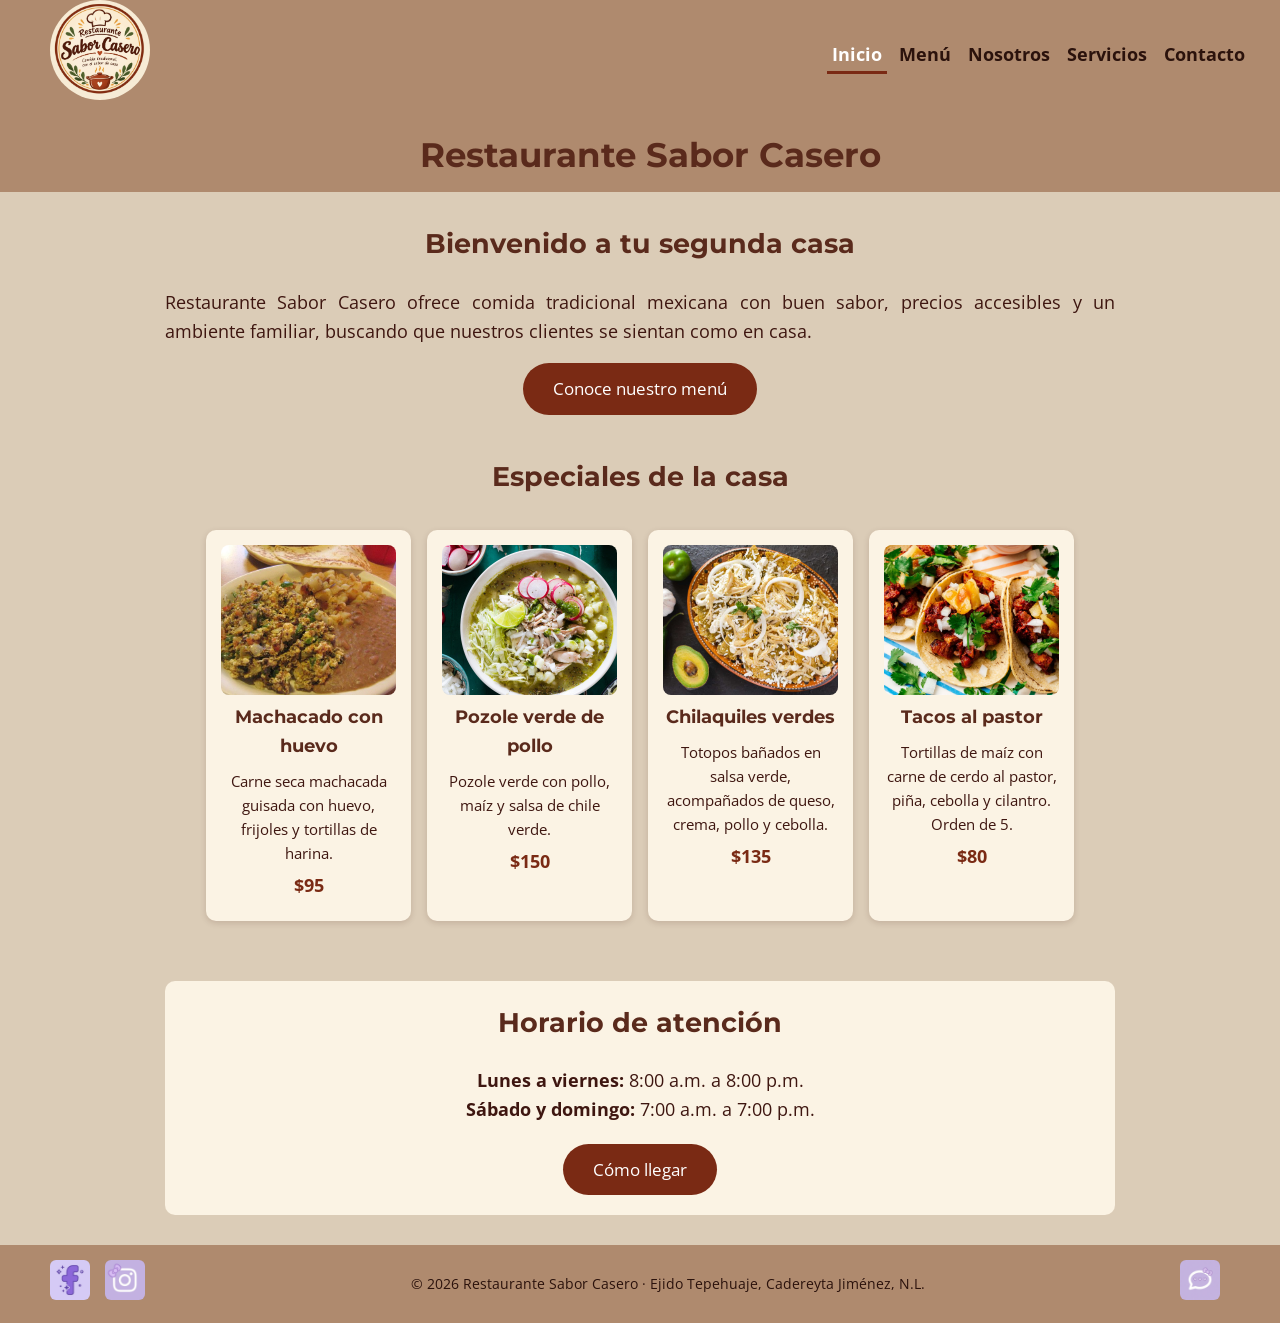
<file: index.html>
<!DOCTYPE html>
<html lang="es">
<head>
  <meta charset="UTF-8">
  <!-- Viewport: hace que la página use el ancho real del celular -->
  <meta name="viewport" content="width=device-width, initial-scale=1.0">
  <meta name="description" content="Restaurante Sabor Casero: comida tradicional mexicana con el sabor de casa en Cadereyta Jiménez, N.L.">
  <title>Inicio | Restaurante Sabor Casero</title>
  <!-- Letras de Google Fonts -->
  <link href="https://fonts.googleapis.com/css2?family=Montserrat:wght@500;600&family=Open+Sans:wght@400;600&display=swap" rel="stylesheet">
  <!-- Hoja de estilos externa -->
  <link rel="stylesheet" href="styles.css">
</head>
<body>

  <header>
    <div class="barra">
      <a href="index.html"><img id="logo" src="images/logo.jpeg" alt="Logo de Restaurante Sabor Casero"></a>
      <!-- Botón hamburguesa: en el celular abre y cierra el menú -->
      <button class="hamburguesa" id="boton-menu" aria-label="Abrir menú de navegación" aria-expanded="false" aria-controls="menu-principal">&#9776;</button>
      <nav id="menu-principal" aria-label="Menú principal">
        <ul>
          <li><a href="index.html" class="activo" aria-current="page">Inicio</a></li>
          <li><a href="menu.html">Menú</a></li>
          <li><a href="nosotros.html">Nosotros</a></li>
          <li><a href="servicios.html">Servicios</a></li>
          <li><a href="contacto.html">Contacto</a></li>
        </ul>
      </nav>
    </div>
    <h1>Restaurante Sabor Casero</h1>
  </header>

  <main>
    <section class="inicio">
      <h2>Bienvenido a tu segunda casa</h2>
      <p>
        Restaurante Sabor Casero ofrece comida tradicional mexicana con buen sabor, precios accesibles y un
        ambiente familiar, buscando que nuestros clientes se sientan como en casa.
      </p>
      <a href="menu.html" class="boton-primario">Conoce nuestro menú</a>
    </section>

    <!-- Carrusel de platillos: en el celular se desliza con el dedo -->
    <section class="proyectos-home">
      <h2>Especiales de la casa</h2>
      <div class="carrusel" tabindex="0" aria-label="Carrusel de platillos destacados">
        <article class="platillo proyecto">
<img src="images/machacado con huevo.jpeg" alt="huevo con machacado">          <h3>Machacado con huevo</h3>
          <p>Carne seca machacada guisada con huevo, frijoles y tortillas de harina.</p>
          <p class="precio">$95</p>
        </article>
        <article class="platillo proyecto">
<img src="images/pozole verde.jpg" alt="pozole verde">             <h3>Pozole verde de pollo</h3>
          <p>Pozole verde con pollo, maíz y salsa de chile verde.</p>
          <p class="precio">$150</p>
        </article>
        <article class="platillo proyecto">
<img src="images/chilaquiles.jpg" alt="chilaquiles">            <h3>Chilaquiles verdes</h3>
          <p>Totopos bañados en salsa verde, acompañados de queso, crema, pollo y cebolla.</p>
          <p class="precio">$135</p>
        </article>
        <article class="platillo proyecto">
<img src="images/tacos al pastor.jpg" alt="tacos al pastor">            <h3>Tacos al pastor</h3>
          <p>Tortillas de maíz con carne de cerdo al pastor, piña, cebolla y cilantro. Orden de 5.</p>
          <p class="precio">$80</p>
        </article>
      </div>
      <p class="pista">Desliza para ver más platillos &rarr;</p>
    </section>

    <section class="horario">
      <h2>Horario de atención</h2>
      <ul>
        <li><strong>Lunes a viernes:</strong> 8:00 a.m. a 8:00 p.m.</li>
        <li><strong>Sábado y domingo:</strong> 7:00 a.m. a 7:00 p.m.</li>
      </ul>
      <a href="contacto.html" class="boton-primario">Cómo llegar</a>
    </section>
  </main>

  <footer>
    <div class="redes">
      <a href="https://www.facebook.com/yamilethhhbelmares" target="_blank" rel="noopener"><img src="images/face.jpg" alt="Facebook de Sabor Casero"></a>
      <a href="https://www.instagram.com/_yamilethhbm?xtok=YmN6cjA3MnYwYmh5&utm_-source=qr" target="_blank" rel="noopener"><img src="images/insta.jpg" alt="Instagram de Sabor Casero"></a>
    </div>
    <p class="derechos">&copy; 2026 Restaurante Sabor Casero &middot; Ejido Tepehuaje, Cadereyta Jiménez, N.L.</p>
    <a href="contacto.html"><img src="images/comentario.jpg" alt="Escríbenos un mensaje"></a>
  </footer>

  <script>
    // Abre y cierra el menú hamburguesa en el celular
    var boton = document.getElementById("boton-menu");
    var menu = document.getElementById("menu-principal");
    boton.addEventListener("click", function () {
      var abierto = menu.classList.toggle("abierto");
      boton.setAttribute("aria-expanded", abierto);
    });
  </script>
</body>
</html>
</file>
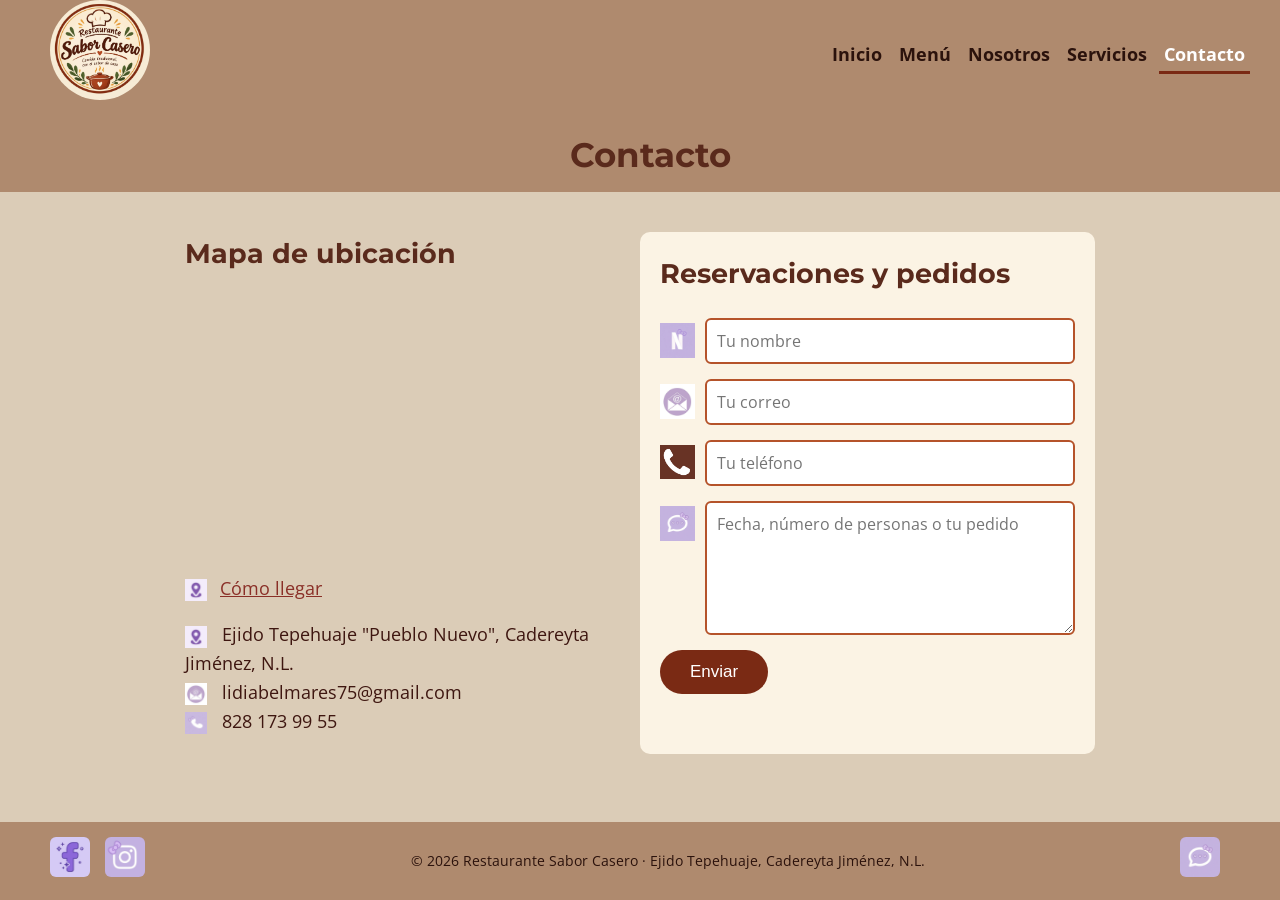
<file: contacto.html>
<!DOCTYPE html>
<html lang="es">
<head>
  <meta charset="UTF-8">
  <!-- Viewport: hace que la página use el ancho real del celular -->
  <meta name="viewport" content="width=device-width, initial-scale=1.0">
  <meta name="description" content="Restaurante Sabor Casero: comida tradicional mexicana con el sabor de casa en Cadereyta Jiménez, N.L.">
  <title>Contacto | Restaurante Sabor Casero</title>
  <!-- Letras de Google Fonts -->
  <link href="https://fonts.googleapis.com/css2?family=Montserrat:wght@500;600&family=Open+Sans:wght@400;600&display=swap" rel="stylesheet">
  <!-- Hoja de estilos externa -->
  <link rel="stylesheet" href="styles.css">
</head>
<body>

  <header>
    <div class="barra">
      <a href="index.html"><img id="logo" src="images/logo.jpeg" alt="Logo de Restaurante Sabor Casero"></a>
      <!-- Botón hamburguesa: en el celular abre y cierra el menú -->
      <button class="hamburguesa" id="boton-menu" aria-label="Abrir menú de navegación" aria-expanded="false" aria-controls="menu-principal">&#9776;</button>
      <nav id="menu-principal" aria-label="Menú principal">
        <ul>
          <li><a href="index.html">Inicio</a></li>
          <li><a href="menu.html">Menú</a></li>
          <li><a href="nosotros.html">Nosotros</a></li>
          <li><a href="servicios.html">Servicios</a></li>
          <li><a href="contacto.html" class="activo" aria-current="page">Contacto</a></li>
        </ul>
      </nav>
    </div>
    <h1>Contacto</h1>
  </header>

  <main>
    <section class="contacto">
      <div class="datos">
        <h2>Mapa de ubicación</h2>
        <iframe src="https://www.google.com/maps?q=Pueblo+Nuevo,+67490+N.L.&amp;output=embed" title="Mapa de ubicación de Restaurante Sabor Casero" loading="lazy"></iframe>
        <p class="como-llegar">
          <img src="images/ubi.jpg" alt="Icono de ubicación">
          <a href="https://www.google.com/maps/dir/?api=1&amp;destination=Pueblo+Nuevo,+67490+N.L." target="_blank" rel="noopener">Cómo llegar</a>
        </p>
        <ul>
          <li><img src="images/ubi.jpg" alt="Dirección"> Ejido Tepehuaje "Pueblo Nuevo", Cadereyta Jiménez, N.L.</li>
          <li><img src="images/correo.jpg" alt="Correo"> lidiabelmares75@gmail.com</li>
          <li><img src="images/telefono.jpg" alt="Teléfono"> 828 173 99 55</li>
        </ul>
      </div>

      <form id="form-contacto" action="#" method="post">
        <h2>Reservaciones y pedidos</h2>
        <div class="campo">
          <img src="images/nombre.jpg" alt="Nombre">
          <input type="text" name="nombre" placeholder="Tu nombre" aria-label="Tu nombre" required>
        </div>
        <div class="campo">
          <img src="images/correo.jpg" alt="Correo electrónico">
          <input type="email" name="correo" placeholder="Tu correo" aria-label="Tu correo" required>
        </div>
        <div class="campo">
          <img src="images/telefono.jpeg" alt="Teléfono">
          <input type="tel" name="telefono" placeholder="Tu teléfono" aria-label="Tu teléfono">
        </div>
        <div class="campo">
          <img src="images/comentario.jpg" alt="Comentarios">
          <textarea name="comentarios" placeholder="Fecha, número de personas o tu pedido" aria-label="Comentarios" rows="5"></textarea>
        </div>
        <button type="submit" class="boton-primario" id="btn-enviar">Enviar</button>
        <p id="mensaje-form" role="status" style="margin-top:12px;font-weight:600;"></p>
      </form>
    </section>
  </main>

  <footer>
    <div class="redes">
      <a href="https://www.facebook.com/yamilethhhbelmares" target="_blank" rel="noopener"><img src="images/face.jpg" alt="Facebook de Sabor Casero"></a>
      <a href="https://www.instagram.com/_yamilethhbm?xtok=YmN6cjA3MnYwYmh5&utm_-source=qr" target="_blank" rel="noopener"><img src="images/insta.jpg" alt="Instagram de Sabor Casero"></a>
    </div>
    <p class="derechos">&copy; 2026 Restaurante Sabor Casero &middot; Ejido Tepehuaje, Cadereyta Jiménez, N.L.</p>
    <a href="contacto.html"><img src="images/comentario.jpg" alt="Escríbenos un mensaje"></a>
  </footer>

  <script>
    // Abre y cierra el menú hamburguesa en el celular
    var boton = document.getElementById("boton-menu");
    var menu = document.getElementById("menu-principal");
    boton.addEventListener("click", function () {
      var abierto = menu.classList.toggle("abierto");
      boton.setAttribute("aria-expanded", abierto);
    });
  </script>

  <script>
    // ===== CONEXIÓN A LA BASE DE DATOS (Supabase) =====
    // Pega aquí tus datos de Supabase (Project Settings > API)
    var SUPABASE_URL = "https://zureslvtzptwssbhelyr.supabase.co";
    var SUPABASE_KEY = "sb_publishable_umN_Lbtp0WWRJea-LOfCzA_JNFv8u_L";

    var form = document.getElementById("form-contacto");
    var mensaje = document.getElementById("mensaje-form");
    var btn = document.getElementById("btn-enviar");

    form.addEventListener("submit", function (e) {
      e.preventDefault();
      btn.disabled = true;
      mensaje.style.color = "inherit";
      mensaje.textContent = "Enviando...";

      var datos = {
        nombre: form.nombre.value,
        correo: form.correo.value,
        telefono: form.telefono.value,
        comentarios: form.comentarios.value
      };

      fetch(SUPABASE_URL + "/rest/v1/reservaciones", {
        method: "POST",
        headers: {
          "Content-Type": "application/json",
          "apikey": SUPABASE_KEY,
          "Authorization": "Bearer " + SUPABASE_KEY,
          "Prefer": "return=minimal"
        },
        body: JSON.stringify(datos)
      })
      .then(function (r) {
        if (!r.ok) { throw new Error("Error " + r.status); }
        mensaje.style.color = "green";
        mensaje.textContent = "¡Gracias! Recibimos tu mensaje y te contactaremos pronto.";
        form.reset();
      })
      .catch(function () {
        mensaje.style.color = "crimson";
        mensaje.textContent = "No se pudo enviar. Intenta de nuevo o llámanos al 828 173 99 55.";
      })
      .finally(function () { btn.disabled = false; });
    });
  </script>
</body>
</html>
</file>
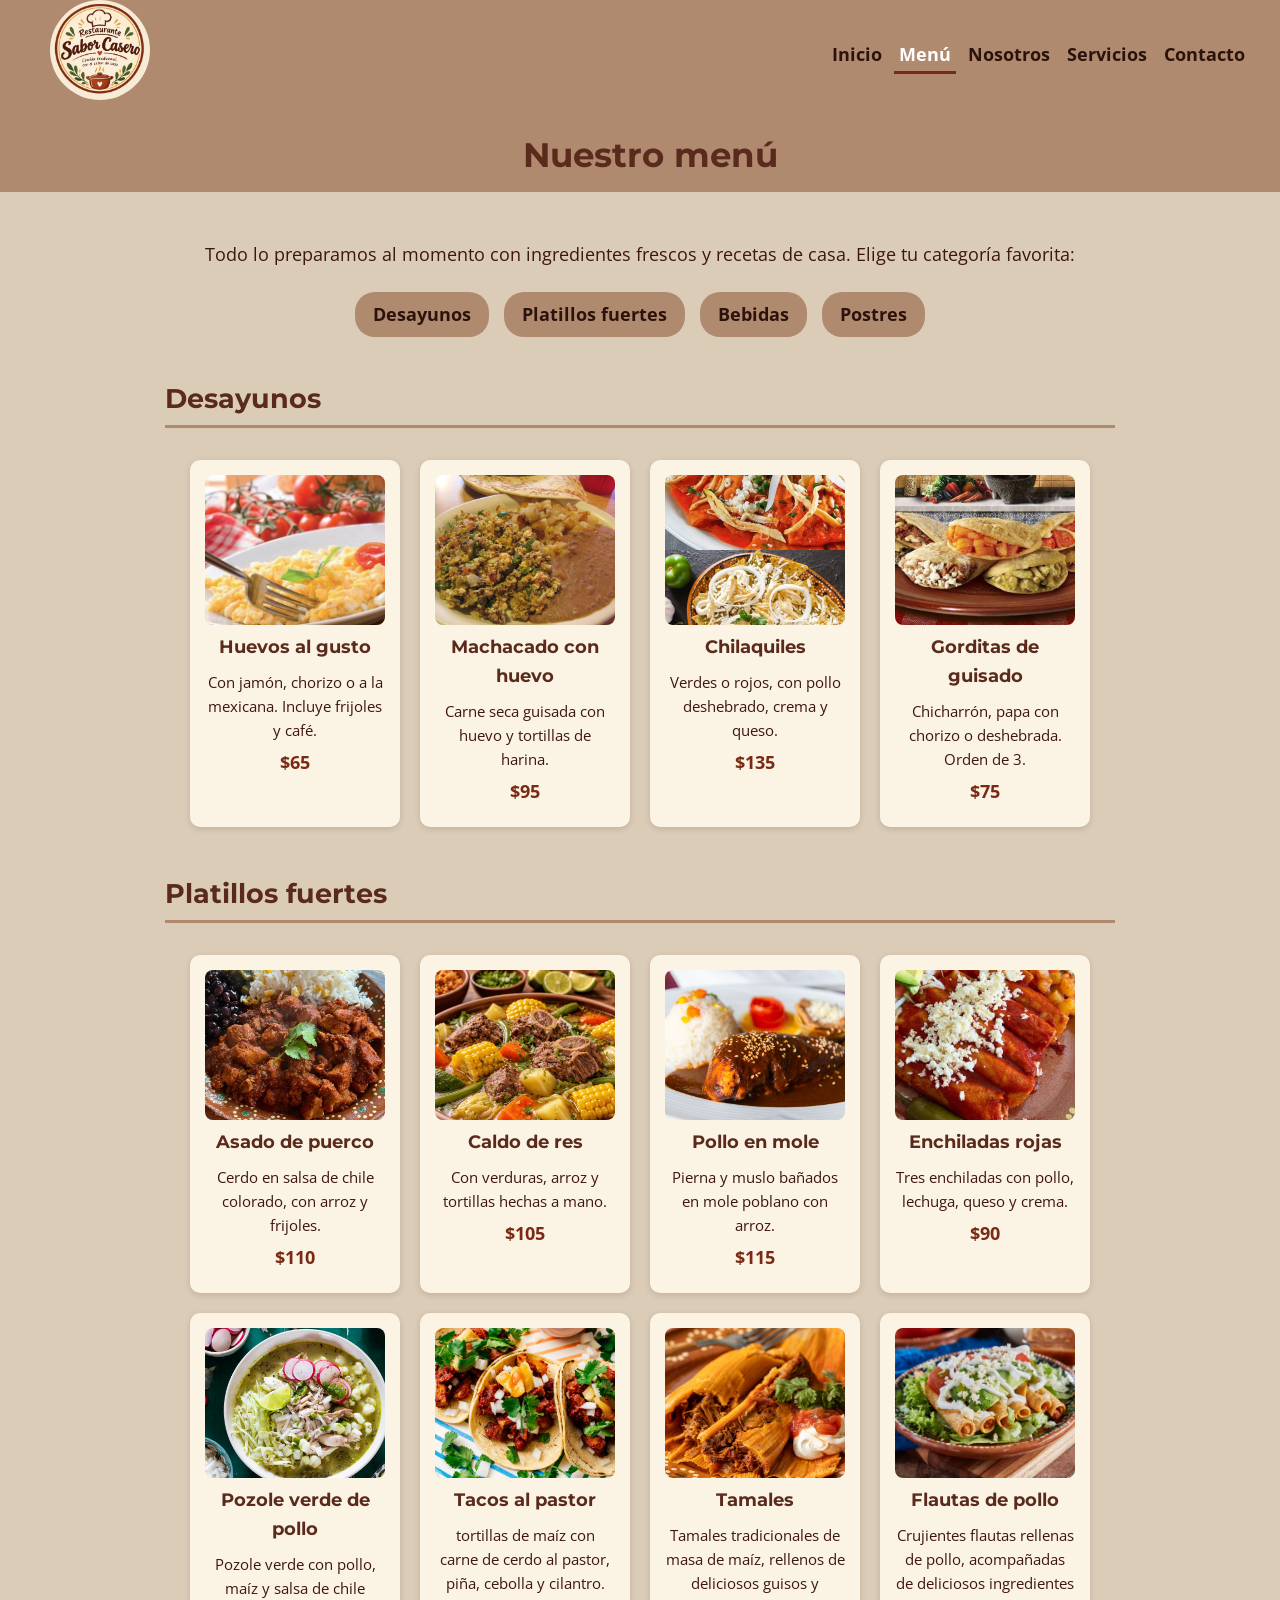
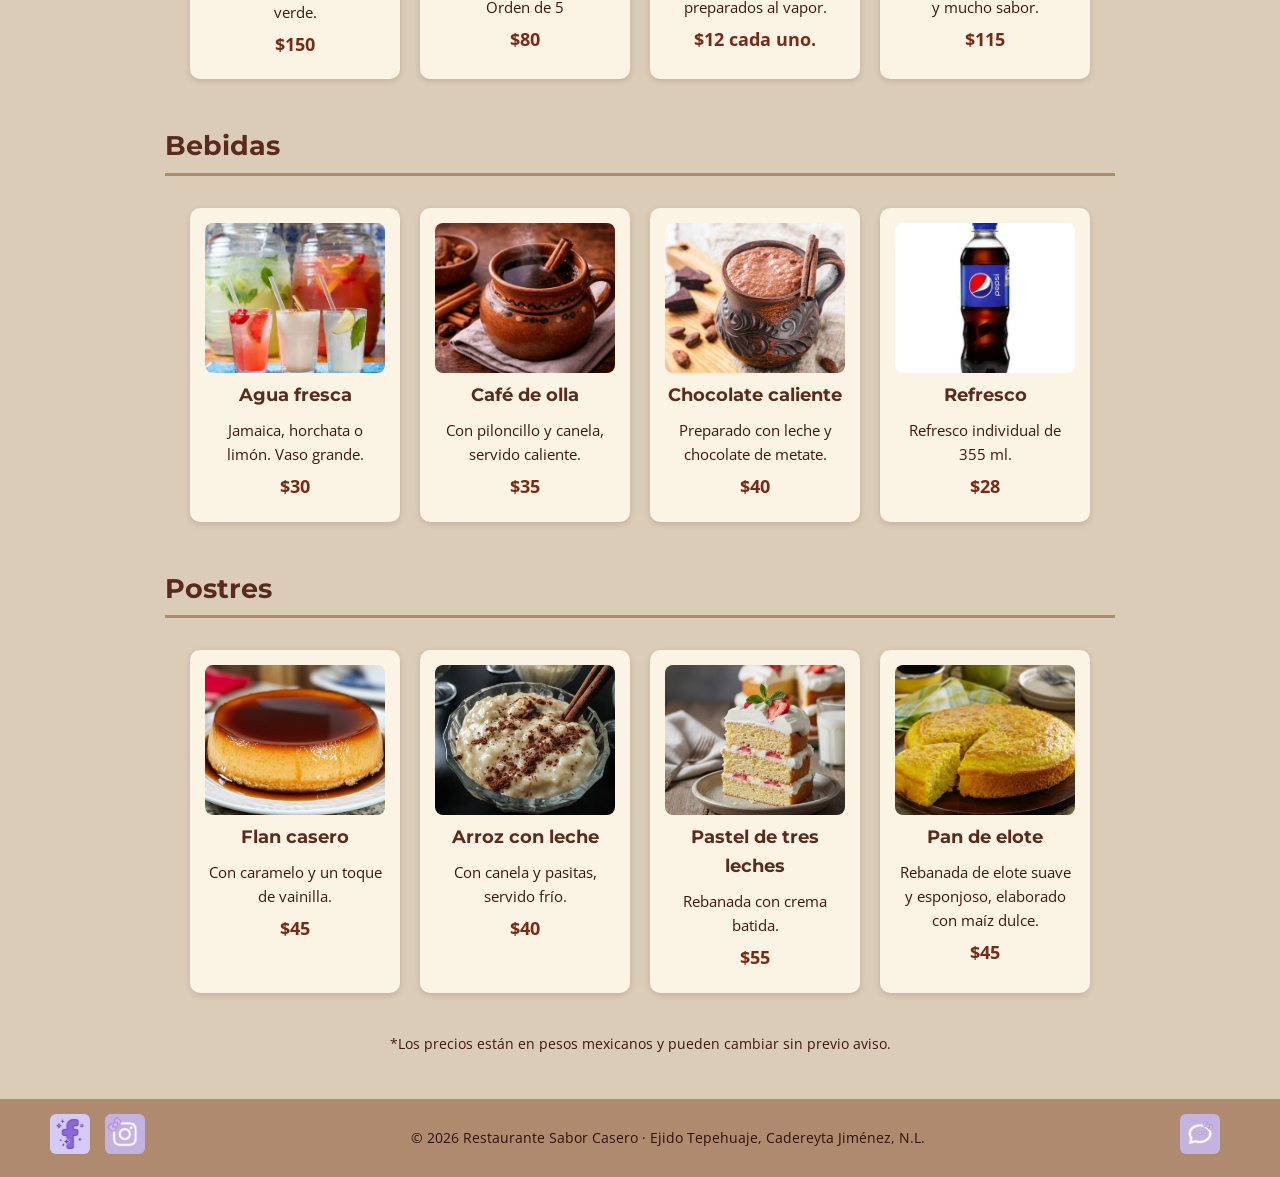
<file: menu.html>
<!DOCTYPE html>
<html lang="es">
<head>
  <meta charset="UTF-8">
  <!-- Viewport: hace que la página use el ancho real del celular -->
  <meta name="viewport" content="width=device-width, initial-scale=1.0">
  <meta name="description" content="Restaurante Sabor Casero: comida tradicional mexicana con el sabor de casa en Cadereyta Jiménez, N.L.">
  <title>Menú | Restaurante Sabor Casero</title>
  <!-- Letras de Google Fonts -->
  <link href="https://fonts.googleapis.com/css2?family=Montserrat:wght@500;600&family=Open+Sans:wght@400;600&display=swap" rel="stylesheet">
  <!-- Hoja de estilos externa -->
  <link rel="stylesheet" href="styles.css">
</head>
<body>

  <header>
    <div class="barra">
      <a href="index.html"><img id="logo" src="images/logo.jpeg" alt="Logo de Restaurante Sabor Casero"></a>
      <!-- Botón hamburguesa: en el celular abre y cierra el menú -->
      <button class="hamburguesa" id="boton-menu" aria-label="Abrir menú de navegación" aria-expanded="false" aria-controls="menu-principal">&#9776;</button>
      <nav id="menu-principal" aria-label="Menú principal">
        <ul>
          <li><a href="index.html">Inicio</a></li>
          <li><a href="menu.html" class="activo" aria-current="page">Menú</a></li>
          <li><a href="nosotros.html">Nosotros</a></li>
          <li><a href="servicios.html">Servicios</a></li>
          <li><a href="contacto.html">Contacto</a></li>
        </ul>
      </nav>
    </div>
    <h1>Nuestro menú</h1>
  </header>

  <main>
    <p class="intro-menu">
      Todo lo preparamos al momento con ingredientes frescos y recetas de casa.
      Elige tu categoría favorita:
    </p>
    <ul class="indice-menu">
      
      <li><a href="#desayunos">Desayunos</a></li>
      <li><a href="#fuertes">Platillos fuertes</a></li>
      <li><a href="#bebidas">Bebidas</a></li>
      <li><a href="#postres">Postres</a></li>
    </ul>

    <section class="categoria" id="desayunos">
      <h2>Desayunos</h2>
      <div class="rejilla">
        <article class="platillo">
          
          <img src="images/huevos.jpg" alt="huevos al gusto"> <h3>Huevos al gusto</h3>
          <p>Con jamón, chorizo o a la mexicana. Incluye frijoles y café.</p>
          <p class="precio">$65</p>
        </article>
        <article class="platillo">
<img src="images/machacado con huevo.jpeg" alt="machacado con huevo">                    <h3>Machacado con huevo</h3>
          <p>Carne seca guisada con huevo y tortillas de harina.</p>
          <p class="precio">$95</p>
        </article>
        <article class="platillo">
<img src="images/chilaquiles rv.jpeg"  alt="chilaquiles"> <h3>Chilaquiles</h3>
          <p>Verdes o rojos, con pollo deshebrado, crema y queso.</p>
          <p class="precio">$135</p>
        </article>
        <article class="platillo">
          <img src="images/gorditas.jpg" alt="gorditas">
          <h3>Gorditas de guisado</h3>
          <p>Chicharrón, papa con chorizo o deshebrada. Orden de 3.</p>
          <p class="precio">$75</p>
        </article>
      </div>
      <p class="pista">Desliza para ver más &rarr;</p>
    </section>

    <section class="categoria" id="fuertes">
      <h2>Platillos fuertes</h2>
      <div class="rejilla">
        <article class="platillo">
<img src="images/asado de puerco.jpg" alt="asado de puerco">      <h3>Asado de puerco</h3>
          <p>Cerdo en salsa de chile colorado, con arroz y frijoles.</p>
          <p class="precio">$110</p>
        </article>
        <article class="platillo">
         <img src="images/caldo de res.png" alt="caldo de res">
          <h3>Caldo de res</h3>
          <p>Con verduras, arroz y tortillas hechas a mano.</p>
          <p class="precio">$105</p>
        </article>
        <article class="platillo">
         <img src="images/pollo en mole.jpg" alt="pollo en mole">
          <h3>Pollo en mole</h3>
          <p>Pierna y muslo bañados en mole poblano con arroz.</p>
          <p class="precio">$115</p>
        </article>
        <article class="platillo">
          <img src="images/enchiladas rojas.jpg" alt="enchiladas rojas">
          <h3>Enchiladas rojas</h3>
          <p>Tres enchiladas con pollo, lechuga, queso y crema.</p>
          <p class="precio">$90</p>
        </article>

        <article class="platillo">
         <img src="images/pozole verde.jpg" alt="pozole verde">
          <h3>Pozole verde de pollo </h3>
          <p>Pozole verde con pollo, maíz y salsa de chile verde.</p>
          <p class="precio">$150</p>
        </article>

        <article class="platillo">
         <img src="images/tacos al pastor.jpg" alt="tacos al pastor">
          <h3>Tacos al pastor</h3>
          <p>tortillas de maíz con carne de cerdo al pastor, piña, cebolla y cilantro. Orden de 5</p>
          <p class="precio">$80</p>
        </article>

        <article class="platillo">
         <img src="images/tamales.jpg" alt="tamales">
          <h3>Tamales</h3>
          <p>Tamales tradicionales de masa de maíz, rellenos de deliciosos guisos y preparados al vapor.</p>
          <p class="precio">$12 cada uno.</p>
        </article>

        <article class="platillo">
         <img src="images/flautas.jpg" alt="flautas">
          <h3>Flautas de pollo</h3>
          <p>Crujientes flautas rellenas de pollo, acompañadas de deliciosos ingredientes y mucho sabor.</p>
          <p class="precio">$115</p>
        </article>

        
      </div>
      <p class="pista">Desliza para ver más &rarr;</p>
    </section>

    <section class="categoria" id="bebidas">
      <h2>Bebidas</h2>
      <div class="rejilla">
        <article class="platillo">
          <img src="images/aguas.jpg" alt="aguas">
          <h3>Agua fresca</h3>
          <p>Jamaica, horchata o limón. Vaso grande.</p>
          <p class="precio">$30</p>
        </article>
        <article class="platillo">
          <img src="images/cafe de olla.png" alt="cafe d olla">
          <h3>Café de olla</h3>
          <p>Con piloncillo y canela, servido caliente.</p>
          <p class="precio">$35</p>
        </article>
        <article class="platillo">
        <img src="images/chocolate.jpg" alt="chocolate">
          <h3>Chocolate caliente</h3>
          <p>Preparado con leche y chocolate de metate.</p>
          <p class="precio">$40</p>
        </article>
        <article class="platillo">
         <img src="images/REFRESCO.png" alt="refresco">
          <h3>Refresco</h3>
          <p>Refresco individual de 355 ml.</p>
          <p class="precio">$28</p>
        </article>
      </div>
      <p class="pista">Desliza para ver más &rarr;</p>
    </section>

    <section class="categoria" id="postres">
      <h2>Postres</h2>
      <div class="rejilla">
        <article class="platillo">
           <img src="images/flan.jpg" alt="flan">
          <h3>Flan casero</h3>
          <p>Con caramelo y un toque de vainilla.</p>
          <p class="precio">$45</p>
        </article>
        <article class="platillo">
           <img src="images/arroz con leche.jpg" alt="arroz con leche">
          <h3>Arroz con leche</h3>
          <p>Con canela y pasitas, servido frío.</p>
          <p class="precio">$40</p>
        </article>
        <article class="platillo">
           <img src="images/pastel de tres .png" alt="pastel de tres leches">

          <h3>Pastel de tres leches</h3>
          <p>Rebanada con crema batida.</p>
          <p class="precio">$55</p>
        </article>
        <article class="platillo">
           <img src="images/pan_de_elote.jpg" alt="pan de elote">
          <h3>Pan de elote</h3>
          <p>Rebanada de elote suave y esponjoso, elaborado con maíz dulce.</p>
          <p class="precio">$45</p>
        </article>
      </div>
      <p class="pista">Desliza para ver más &rarr;</p>
    </section>


    


    <p class="nota-precios">*Los precios están en pesos mexicanos y pueden cambiar sin previo aviso.</p>
  </main>

  <footer>
    <div class="redes">
      <a href="https://www.facebook.com/yamilethhhbelmares" target="_blank" rel="noopener"><img src="images/face.jpg" alt="Facebook de Sabor Casero"></a>
      <a href="https://www.instagram.com/_yamilethhbm?xtok=YmN6cjA3MnYwYmh5&utm_-source=qr" target="_blank" rel="noopener"><img src="images/insta.jpg" alt="Instagram de Sabor Casero"></a>
    </div>
    <p class="derechos">&copy; 2026 Restaurante Sabor Casero &middot; Ejido Tepehuaje, Cadereyta Jiménez, N.L.</p>
    <a href="contacto.html"><img src="images/comentario.jpg" alt="Escríbenos un mensaje"></a>
  </footer>

  <script>
    // Abre y cierra el menú hamburguesa en el celular
    var boton = document.getElementById("boton-menu");
    var menu = document.getElementById("menu-principal");
    boton.addEventListener("click", function () {
      var abierto = menu.classList.toggle("abierto");
      boton.setAttribute("aria-expanded", abierto);
    });
  </script>
</body>
</html>
</file>
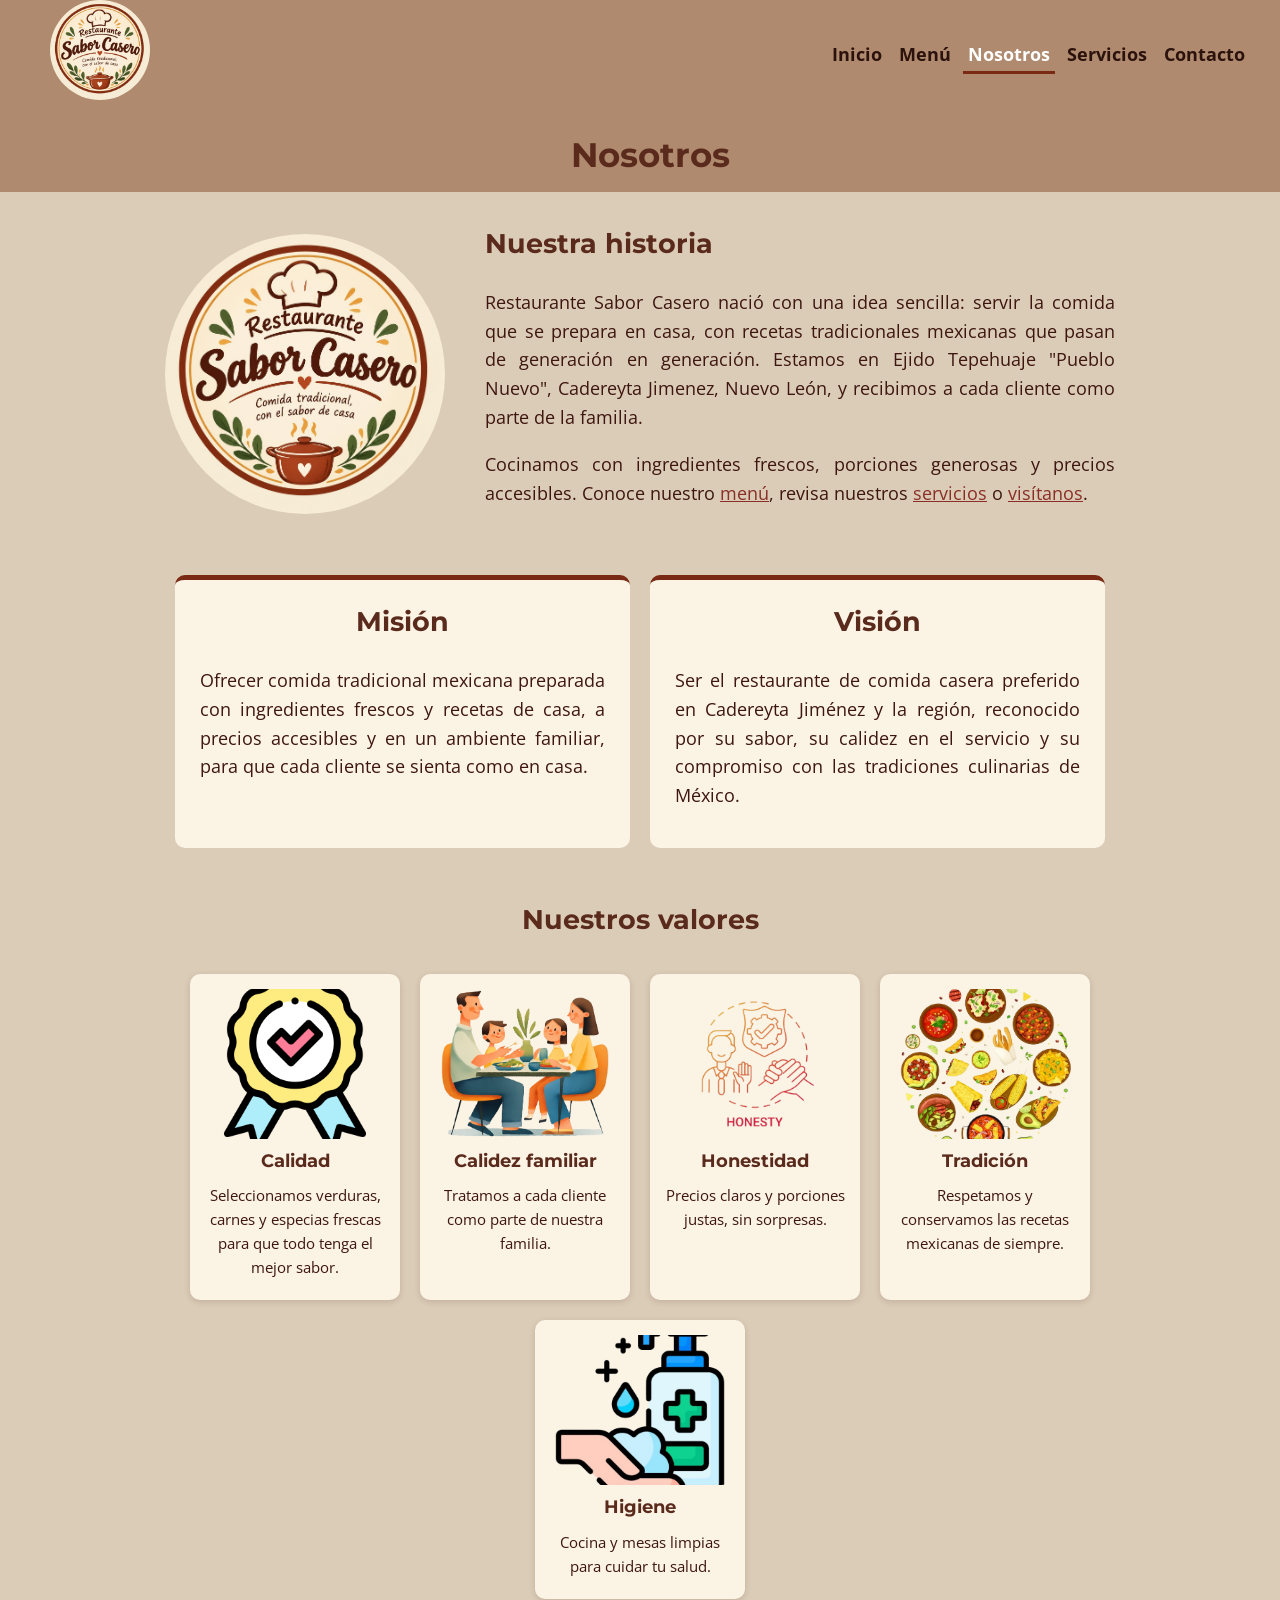
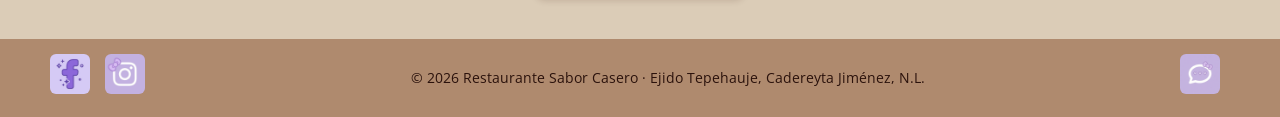
<file: nosotros.html>
<!DOCTYPE html>
<html lang="es">
<head>
  <meta charset="UTF-8">
  <!-- Viewport: hace que la página use el ancho real del celular -->
  <meta name="viewport" content="width=device-width, initial-scale=1.0">
  <meta name="description" content="Restaurante Sabor Casero: comida tradicional mexicana con el sabor de casa en Cadereyta Jiménez, N.L.">
  <title>Nosotros | Restaurante Sabor Casero</title>
  <!-- Letras de Google Fonts -->
  <link href="https://fonts.googleapis.com/css2?family=Montserrat:wght@500;600&family=Open+Sans:wght@400;600&display=swap" rel="stylesheet">
  <!-- Hoja de estilos externa -->
  <link rel="stylesheet" href="styles.css">
</head>
<body>

  <header>
    <div class="barra">
      <a href="index.html"><img id="logo" src="images/logo.jpeg" alt="Logo de Restaurante Sabor Casero"></a>
      <!-- Botón hamburguesa: en el celular abre y cierra el menú -->
      <button class="hamburguesa" id="boton-menu" aria-label="Abrir menú de navegación" aria-expanded="false" aria-controls="menu-principal">&#9776;</button>
      <nav id="menu-principal" aria-label="Menú principal">
        <ul>
          <li><a href="index.html">Inicio</a></li>
          <li><a href="menu.html">Menú</a></li>
          <li><a href="nosotros.html" class="activo" aria-current="page">Nosotros</a></li>
          <li><a href="servicios.html">Servicios</a></li>
          <li><a href="contacto.html">Contacto</a></li>
        </ul>
      </nav>
    </div>
    <h1>Nosotros</h1>
  </header>

  <main>
    <section class="sobre-mi">
      <img src="images/logo.jpeg" alt="Logo de Restaurante Sabor Casero con una olla de barro y un gorro de chef">
      <div>
        <h2>Nuestra historia</h2>
        <p>
          Restaurante Sabor Casero nació con una idea sencilla: servir la comida que se prepara en casa,
          con recetas tradicionales mexicanas que pasan de generación en generación.
          Estamos en Ejido Tepehuaje "Pueblo Nuevo",
           Cadereyta Jimenez, Nuevo León, y recibimos a cada cliente como parte de la familia.
        </p>
        <p>
          Cocinamos con ingredientes frescos, porciones generosas y precios accesibles.
          Conoce nuestro <a href="menu.html">menú</a>, revisa nuestros
          <a href="servicios.html">servicios</a> o <a href="contacto.html">visítanos</a>.
        </p>
      </div>
    </section>

    <section class="mision-vision">
      <article class="bloque">
        <h2>Misión</h2>
        <p>Ofrecer comida tradicional mexicana preparada con ingredientes frescos y recetas de casa, a precios accesibles y en un ambiente familiar, para que cada cliente se sienta como en casa.</p>
      </article>
      <article class="bloque">
        <h2>Visión</h2>
        <p>Ser el restaurante de comida casera preferido en Cadereyta Jiménez y la región, reconocido por su sabor, su calidez en el servicio y su compromiso con las tradiciones culinarias de México.</p>
      </article>
    </section>

    <section class="valores">
      <h2>Nuestros valores</h2>
      <div class="rejilla">
        <article class="platillo">
           <img src="images/CALIDAD.png" alt="CALIDAD">
          <h3>Calidad</h3>
          <p>Seleccionamos verduras, carnes y especias frescas para que todo tenga el mejor sabor.</p>
        </article>
        <article class="platillo">
           <img src="images/familiar.png" alt="calidez">
          <h3>Calidez familiar</h3>
          <p>Tratamos a cada cliente como parte de nuestra familia.</p>
        </article>
        <article class="platillo">
           <img src="images/honestidad.png" alt="honeztidad">
          <h3>Honestidad</h3>
          <p>Precios claros y porciones justas, sin sorpresas.</p>
        </article>
        <article class="platillo">
           <img src="images/comida.png" alt="mx">
          <h3>Tradición</h3>
          <p>Respetamos y conservamos las recetas mexicanas de siempre.</p>
        </article>
        <article class="platillo">
           <img src="images/higiene.png" alt="Higiene">
          <h3>Higiene</h3>
          <p>Cocina y mesas limpias para cuidar tu salud.</p>
        </article>
      </div>
    </section>
  </main>

  <footer>
    <div class="redes">
      <a href="https://www.facebook.com/yamilethhhbelmares" target="_blank" rel="noopener"><img src="images/face.jpg" alt="Facebook de Sabor Casero"></a>
      <a href="https://www.instagram.com/_yamilethhbm?xtok=YmN6cjA3MnYwYmh5&utm_-source=qr" target="_blank" rel="noopener"><img src="images/insta.jpg" alt="Instagram de Sabor Casero"></a>
    </div>
    <p class="derechos">&copy; 2026 Restaurante Sabor Casero &middot; Ejido Tepehauje, Cadereyta Jiménez, N.L.</p>
    <a href="contacto.html"><img src="images/comentario.jpg" alt="Escríbenos un mensaje"></a>
  </footer>

  <script>
    // Abre y cierra el menú hamburguesa en el celular
    var boton = document.getElementById("boton-menu");
    var menu = document.getElementById("menu-principal");
    boton.addEventListener("click", function () {
      var abierto = menu.classList.toggle("abierto");
      boton.setAttribute("aria-expanded", abierto);
    });
  </script>
</body>
</html>
</file>
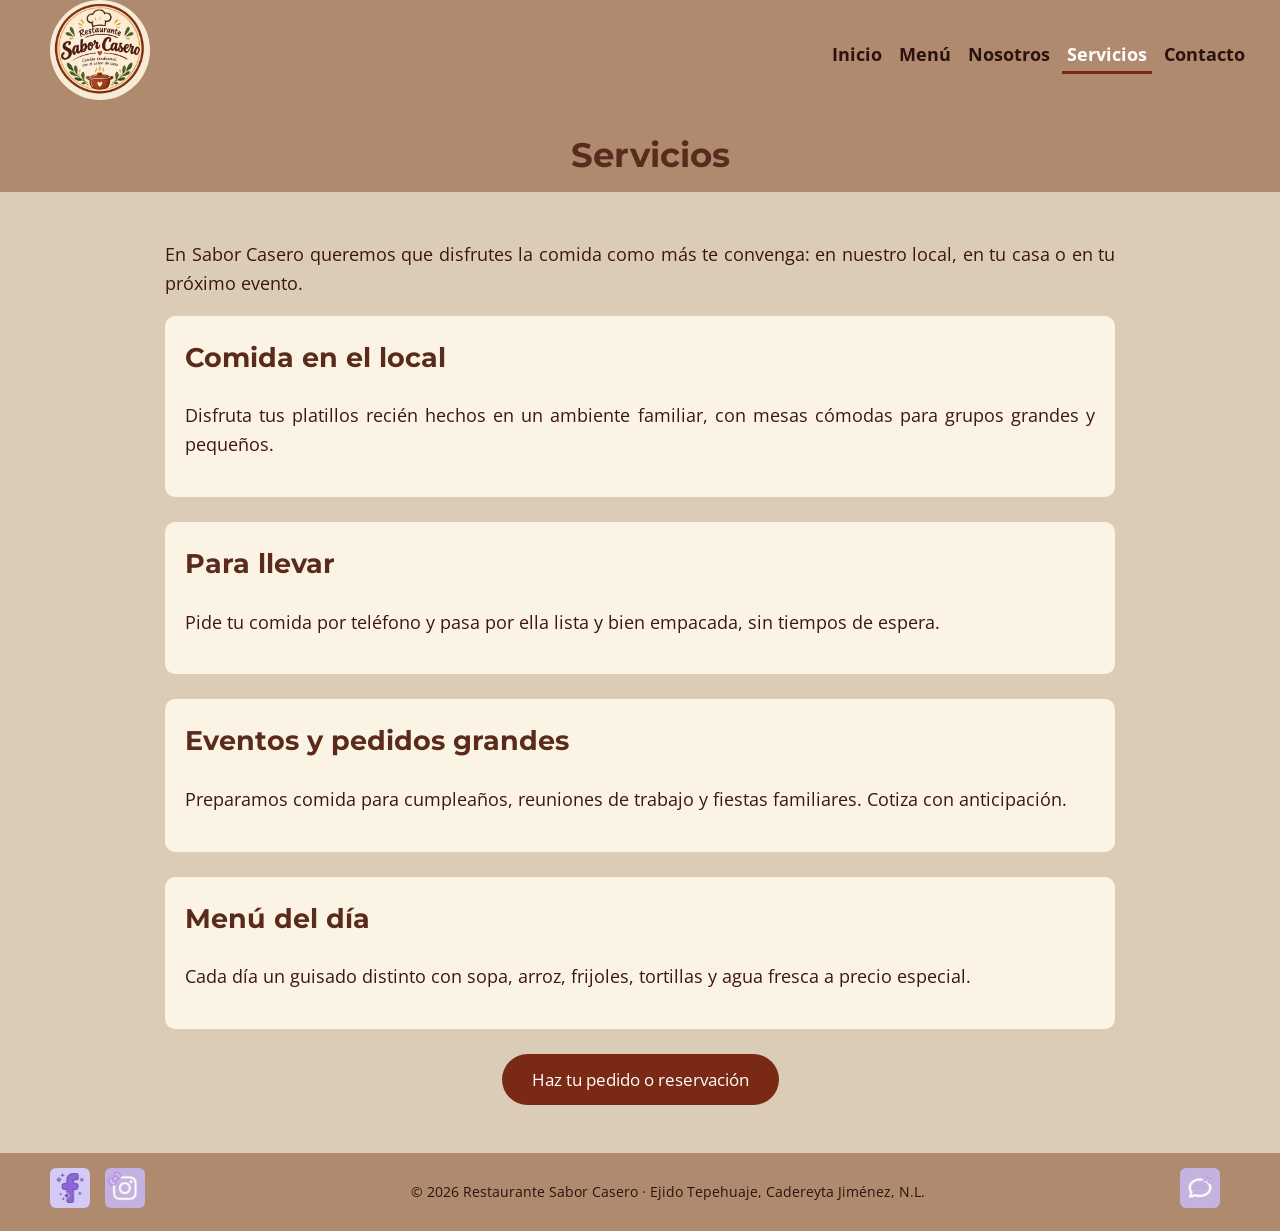
<file: servicios.html>
<!DOCTYPE html>
<html lang="es">
<head>
  <meta charset="UTF-8">
  <!-- Viewport: hace que la página use el ancho real del celular -->
  <meta name="viewport" content="width=device-width, initial-scale=1.0">
  <meta name="description" content="Restaurante Sabor Casero: comida tradicional mexicana con el sabor de casa en Cadereyta Jiménez, N.L.">
  <title>Servicios | Restaurante Sabor Casero</title>
  <!-- Letras de Google Fonts -->
  <link href="https://fonts.googleapis.com/css2?family=Montserrat:wght@500;600&family=Open+Sans:wght@400;600&display=swap" rel="stylesheet">
  <!-- Hoja de estilos externa -->
  <link rel="stylesheet" href="styles.css">
</head>
<body>

  <header>
    <div class="barra">
      <a href="index.html"><img id="logo" src="images/logo.jpeg" alt="Logo de Restaurante Sabor Casero"></a>
      <!-- Botón hamburguesa: en el celular abre y cierra el menú -->
      <button class="hamburguesa" id="boton-menu" aria-label="Abrir menú de navegación" aria-expanded="false" aria-controls="menu-principal">&#9776;</button>
      <nav id="menu-principal" aria-label="Menú principal">
        <ul>
          <li><a href="index.html">Inicio</a></li>
          <li><a href="menu.html">Menú</a></li>
          <li><a href="nosotros.html">Nosotros</a></li>
          <li><a href="servicios.html" class="activo" aria-current="page">Servicios</a></li>
          <li><a href="contacto.html">Contacto</a></li>
        </ul>
      </nav>
    </div>
    <h1>Servicios</h1>
  </header>

  <main>
    <p>
      En Sabor Casero queremos que disfrutes la comida como más te convenga:
      en nuestro local, en tu casa o en tu próximo evento.
    </p>

    <article class="servicio">
      <div>
        <h2>Comida en el local</h2>

        <p>Disfruta tus platillos recién hechos en un ambiente familiar, con mesas cómodas para grupos grandes y pequeños.</p>
      </div>
    </article>

    <article class="servicio ">
      <div>
        <h2>Para llevar</h2>
        <p>Pide tu comida por teléfono y pasa por ella lista y bien empacada, sin tiempos de espera.</p>
      </div>
    </article>

    <article class="servicio">
      <div>
        <h2>Eventos y pedidos grandes</h2>
        <p>Preparamos comida para cumpleaños, reuniones de trabajo y fiestas familiares. Cotiza con anticipación.</p>
      </div>
    </article>

    <article class="servicio ">
      <div>
        <h2>Menú del día</h2>
        <p>Cada día un guisado distinto con sopa, arroz, frijoles, tortillas y agua fresca a precio especial.</p>
      </div>
    </article>

    <p class="centrado"><a href="contacto.html" class="boton-primario">Haz tu pedido o reservación</a></p>
  </main>

  <footer>
    <div class="redes">
      <a href="https://www.facebook.com/yamilethhhbelmares" target="_blank" rel="noopener"><img src="images/face.jpg" alt="Facebook de Sabor Casero"></a>
      <a href="https://www.instagram.com/_yamilethhbm?xtok=YmN6cjA3MnYwYmh5&utm_-source=qr" target="_blank" rel="noopener"><img src="images/insta.jpg" alt="Instagram de Sabor Casero"></a>
    </div>
    <p class="derechos">&copy; 2026 Restaurante Sabor Casero &middot; Ejido Tepehuaje, Cadereyta Jiménez, N.L.</p>
    <a href="contacto.html"><img src="images/comentario.jpg" alt="Escríbenos un mensaje"></a>
  </footer>

  <script>
    // Abre y cierra el menú hamburguesa en el celular
    var boton = document.getElementById("boton-menu");
    var menu = document.getElementById("menu-principal");
    boton.addEventListener("click", function () {
      var abierto = menu.classList.toggle("abierto");
      boton.setAttribute("aria-expanded", abierto);
    });
  </script>
</body>
</html>
</file>
<file: styles.css>
/* 
   RESTAURANTE SABOR CASERO - Hoja de estilos externa
    */

/*  Selectores de tipo (etiquetas)  */
body {
  margin: 0;
  font-family: "Open Sans", Arial, sans-serif;
  font-size: 18px;
  line-height: 1.6;
  color: #3e1610;
  background-color: #dbccb7;
  min-height: 100vh;
  display: flex;
  flex-direction: column;
}
h1, h2, h3 { font-family: "Montserrat", Arial, sans-serif; color: #5a2a1c; }
h1 { text-align: center; font-size: 34px; margin: 20px 0 0 0; }
h2 { margin-top: 0; }
a { color: #8a2f27; }
img { max-width: 100%; }
p { text-align: justify; hyphens: auto; }

/*  Encabezado y navegación  */
header { background-color: #af8a6e; padding: 0px 30px 10px 50px; }
.barra { display: flex; justify-content: space-between; align-items: center; }
#logo { width: 100px; height: 100px; border-radius: 50%; }
nav ul { list-style: none; margin: 0; padding: 0; }
nav li { display: inline; margin-left: 2px; }
nav a {
  text-decoration: none;
  color: #2b120c;
  font-weight: bold;
  padding: 5px;
  border-bottom: 3px solid transparent;
}
nav a:hover, nav a.activo { color: #ffffff; border-bottom-color: #7a2a14; }

/*  Contenido principal (modelo de caja)  */
main {
  flex: 1;
  width: 100%;
  box-sizing: border-box;
  max-width: 1030px;
  margin: 0 auto;
  padding: 30px 40px;
}

/*  Botones  */
.boton-primario {
  display: inline-block;
  background-color: #7a2a14;
  color: #ffffff;
  text-decoration: none;
  font-size: 17px;
  padding: 12px 30px;
  border: none;
  border-radius: 30px;
  cursor: pointer;
}
.boton-primario:hover, .boton-primario:focus {
  background-color: #b5532a;
  box-shadow: 0 4px 10px rgba(0, 0, 0, 0.3);
}
a:focus-visible, button:focus-visible, input:focus-visible, textarea:focus-visible, .carrusel:focus-visible {
  outline: 3px solid #e8a33a;
  outline-offset: 2px;
}

/*  Inicio  */
.inicio { text-align: center; margin-top: 0px; }
.centrado { text-align: center; }

/* Carrusel: las tarjetas van en fila y se deslizan de lado */
.proyectos-home { text-align: center; margin-top: 40px; }
.carrusel {
  display: flex;
  justify-content: center;
  overflow-x: auto;
  scroll-snap-type: x mandatory;
  padding-bottom: 10px;
}
.carrusel .platillo { flex: 0 0 205px; width: auto; margin: 10px 8px; scroll-snap-align: center; }
.pista { display: none; text-align: center; font-size: 14px; }

.horario {
  background-color: #fbf3e4;
  padding: 20px 25px;
  margin-top: 40px;
  border-radius: 10px;
  text-align: center;
}
.horario ul { list-style: none; padding: 0; margin: 0 0 20px 0; }

/* Tarjetas de platillos  */
.rejilla { display: flex; flex-wrap: wrap; justify-content: center; }
.platillo {
  width: 210px;
  box-sizing: border-box;
  text-align: center;
  background-color: #fbf3e4;
  padding: 15px;
  margin: 10px;
  border-radius: 10px;
  font-size: 15px;
  box-shadow: 0 2px 6px rgba(62, 22, 16, 0.15);
}
.platillo h3 { margin: 8px 0; font-size: 18px; }
.platillo p { text-align: center; margin: 6px 0; }
.icono-platillo { display: block; font-size: 56px; line-height: 1.2; }
.precio { font-weight: bold; font-size: 18px; color: #7a2a14; }

/*  Menú  */
.intro-menu { text-align: center; }
.indice-menu { list-style: none; padding: 0; margin: 0 0 20px 0; text-align: center; }
.indice-menu li { display: inline-block; margin: 5px; }
.indice-menu a {
  display: inline-block;
  background-color: #af8a6e;
  color: #2b120c;
  text-decoration: none;
  font-weight: bold;
  padding: 8px 18px;
  border-radius: 20px;
}
.indice-menu a:hover { background-color: #7a2a14; color: #ffffff; }
.categoria { margin-top: 35px; scroll-margin-top: 10px; }
.categoria h2 { border-bottom: 3px solid #af8a6e; padding-bottom: 5px; }
.nota-precios { font-size: 14px; text-align: center; margin-top: 30px; }

/*  Nosotros  */
.sobre-mi { display: flex; align-items: center; }
.sobre-mi img { width: 280px; height: 280px; object-fit: cover; border-radius: 50%; margin-right: 40px; flex-shrink: 0; }
.valores { margin-top: 40px; text-align: center; }

/*  Servicios  */
.servicio {
  display: flex;
  align-items: center;
  background-color: #fbf3e4;
  padding: 20px;
  margin-bottom: 25px;
  border-radius: 10px;
}
.icono-servicio { font-size: 70px; margin: 0 30px; flex-shrink: 0; }
.invertido { flex-direction: row-reverse; }

/*  Contacto  */
.contacto { display: flex; }
.datos, form { flex: 1; margin: 10px 20px; }
.datos ul { list-style: none; padding: 0; }
.datos li img { width: 22px; vertical-align: middle; margin-right: 10px; }
.datos iframe { width: 100%; height: 250px; border: 0; border-radius: 10px; }
.como-llegar img { width: 22px; vertical-align: middle; margin-right: 8px; }
form { background-color: #fbf3e4; padding: 20px; border-radius: 10px; }
.campo { display: flex; align-items: flex-start; margin-bottom: 15px; }
.campo img { width: 35px; margin: 5px 10px 0 0; }
input, textarea {
  width: 100%;
  box-sizing: border-box;
  padding: 10px;
  font-size: 16px;
  font-family: inherit;
  border: 2px solid #b5532a;
  border-radius: 6px;
}

/*  Pie de página  */
footer {
  background-color: #af8a6e;
  padding: 15px 50px;
  display: flex;
  justify-content: space-between;
  align-items: center;
}
footer img { width: 40px; margin-right: 10px; border-radius: 6px; }
.derechos { font-size: 14px; margin: 0; text-align: center; color: #2b120c; }

/* Botón hamburguesa: oculto en escritorio; solo aparece en celular */
.hamburguesa { display: none; background: none; border: none; font-size: 34px; color: #2b120c; cursor: pointer; }


/* 
   CELULAR EN VERTICAL (portrait)
    */
@media (max-width: 600px) {
  body { font-size: 16px; }

  header { padding: 10px 20px 15px 20px; }
  .barra { flex-wrap: wrap; }
  #logo { width: 50px; height: 50px; }
  h1 { font-size: 24px; }
  .hamburguesa { display: block; }

  /* Menú escondido; al tocar la hamburguesa se agrega la clase "abierto" */
  nav { display: none; width: 100%; }
  nav.abierto { display: block; }
  nav li { display: block; margin: 0; }
  nav a { display: block; padding: 12px 5px; }

  main { padding: 20px; min-height: 0; }

  /* Inicio */
  .inicio { margin-top: 10px; }
  .carrusel { justify-content: flex-start; }
  .carrusel .platillo { flex: 0 0 75%; }
  .pista { display: block; }

  /* Menú */
  .platillo { width: 100%; margin: 8px 0; }
  .indice-menu a { padding: 8px 14px; }

  /* Nosotros: logo arriba y texto abajo */
  .sobre-mi { flex-direction: column; text-align: center; }
  .sobre-mi img { width: 220px; height: 220px; margin: 0 0 20px 0; }

  /* Misión y visión: una debajo de otra */
  .mision-vision { flex-direction: column; }
  .bloque { margin: 8px 0; }

  /* Servicios: icono arriba y texto abajo (también los "invertidos") */
  .servicio, .invertido { flex-direction: column; text-align: center; }
  .icono-servicio { margin: 0 0 10px 0; }

  /* Contacto: formulario arriba y mapa abajo */
  .contacto { flex-direction: column-reverse; }
  .datos, form { margin: 10px 0; }
  .datos iframe { height: 220px; }

  /* Pie de página en columna */
  footer { padding: 12px 20px; flex-direction: column; gap: 8px; }
}


/* 
   CELULAR EN HORIZONTAL (landscape)
  */
@media (orientation: landscape) and (max-height: 500px) {
  body { font-size: 16px; }

  header { padding: 8px 25px 10px 25px; }
  #logo { width: 45px; height: 45px; }
  h1 { font-size: 22px; margin-top: 5px; }
  nav li { margin-left: 18px; }

  main { padding: 15px 25px; min-height: 0; }

  .inicio { margin-top: 10px; }
  .carrusel .platillo { flex: 0 0 200px; }
  .platillo { width: 180px; }
  .icono-platillo { font-size: 40px; }
  .sobre-mi img { width: 160px; height: 160px; margin-right: 25px; }
  .servicio { padding: 10px; margin-bottom: 15px; }
  .icono-servicio { font-size: 48px; margin: 0 15px; }
  .datos iframe { height: 170px; }

  footer { padding: 8px 25px; }
  footer img { width: 30px; }
}

/* Misión y visión */
.mision-vision { display: flex; margin-top: 40px; }
.bloque {
  flex: 1;
  background-color: #fbf3e4;
  padding: 20px 25px;
  margin: 10px;
  border-radius: 10px;
  border-top: 5px solid #7a2a14;
}
.bloque h2 { text-align: center; }


/*  Fotos de los platillos*/
.platillo img {
  display: block;
  width: 100%;
  height: 150px;
  object-fit: cover;      /* recorta la foto sin deformarla */
  border-radius: 8px;
  margin: 0 auto 8px auto;
}

/*  Carrusel del menú (solo celular) */
@media (max-width: 600px) {
  .categoria .rejilla {
    flex-wrap: nowrap;                /* tarjetas en una sola fila */
    justify-content: flex-start;
    overflow-x: auto;                 /* se desliza de lado */
    scroll-snap-type: x mandatory;    /* se detiene en cada tarjeta */
    padding-bottom: 10px;
  }
  .categoria .platillo {
    flex: 0 0 75%;
    width: auto;
    margin: 8px 6px;
    scroll-snap-align: center;
  }
}

/* Carrusel del menú en celular horizontal */
@media (orientation: landscape) and (max-height: 500px) {
  .categoria .rejilla {
    flex-wrap: nowrap;
    justify-content: flex-start;
    overflow-x: auto;
    scroll-snap-type: x mandatory;
    padding-bottom: 10px;
  }
  .categoria .platillo { flex: 0 0 200px; width: auto; scroll-snap-align: center; }
  .platillo img { height: 100px; }
  .pista { display: block; }
}
</file>
